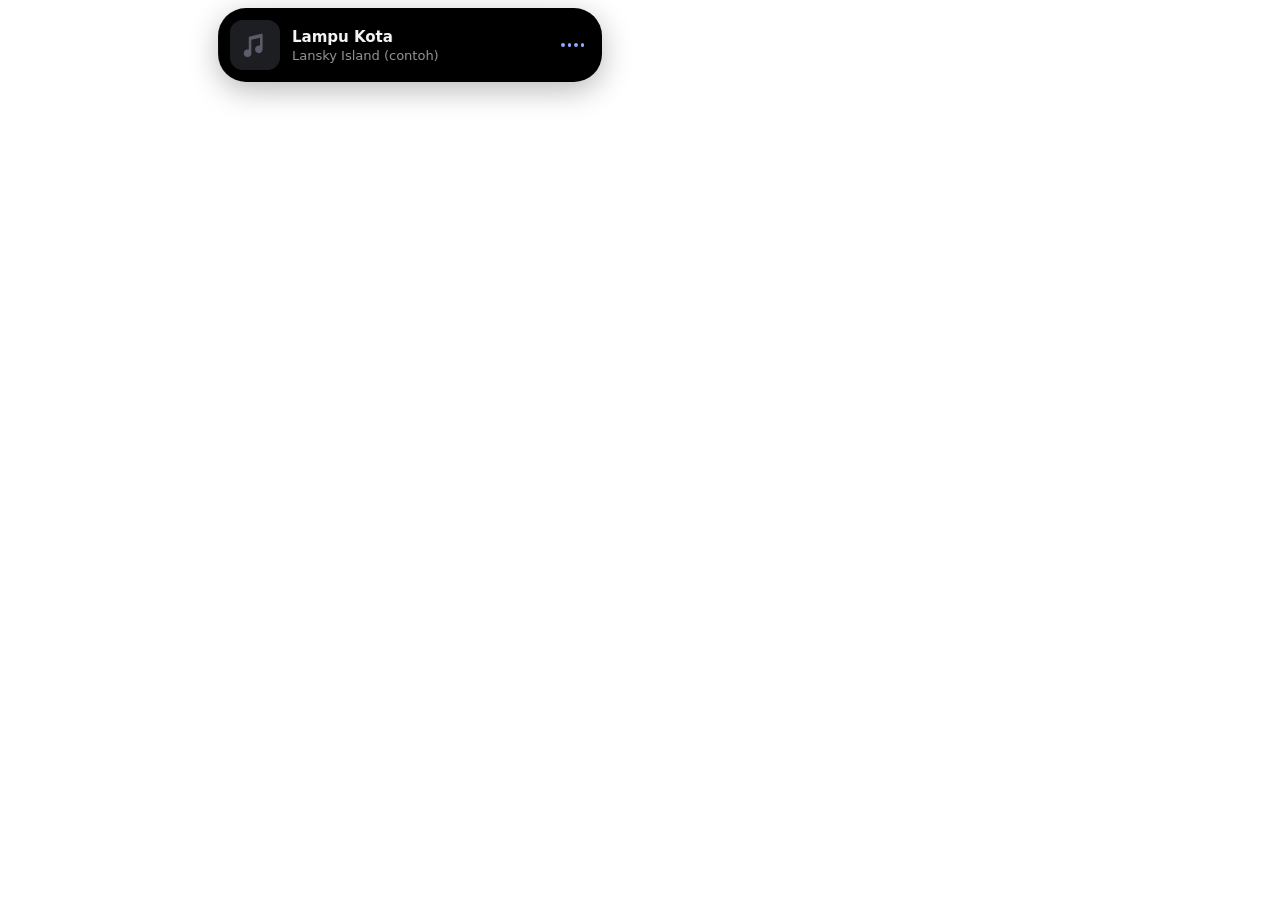
<file: ui/index.html>
<!doctype html>
<html lang="id">
<head>
  <meta charset="utf-8" />
  <meta name="viewport" content="width=device-width, initial-scale=1" />
  <title>Lansky Island</title>
  <link rel="stylesheet" href="island.css" />
</head>
<body>
  <div id="stage">
    <div id="shell">
      <i class="ear left"></i><i class="ear right"></i>
      <div id="island">

        <!-- Saat sepi: robot mata atau jam -->
        <div class="layer" data-view="idle">
          <div class="mascot" id="mascot">
            <i class="eye l"><b></b></i><i class="eye r"><b></b></i>
            <span class="zz">z</span>
          </div>
          <div class="mini-clock" id="miniClock">--.--</div>
        </div>

        <!-- Lagu berjalan, island kecil -->
        <div class="layer" data-view="compact">
          <img class="art-mini" id="artMini" alt="" />
          <div class="pill-lyric" id="pillLyric"><span class="cur"></span><span class="old"></span></div>
          <div class="bars" id="bars"><i></i><i></i><i></i><i></i></div>
        </div>

        <!-- Kartu singkat saat lagu berganti -->
        <div class="layer" data-view="toast">
          <img class="art-toast" id="artToast" alt="" />
          <div class="toast-text">
            <div class="toast-title" id="toastTitle"></div>
            <div class="toast-artist" id="toastArtist"></div>
          </div>
          <div class="bars big" id="barsToast"><i></i><i></i><i></i><i></i></div>
        </div>

        <!-- Overlay volume / baterai -->
        <div class="layer" data-view="hud">
          <span class="hud-icon" id="hudIcon"></span>
          <div class="hud-bar"><div id="hudFill"></div></div>
          <span class="hud-val" id="hudVal"></span>
        </div>

        <!-- Island terbuka saat disentuh kursor -->
        <div class="layer" data-view="expanded">
          <div class="pages" id="pages">
            <section class="page" data-tab="music">
              <div class="music-left">
                <div class="np">
                  <img class="art-big" id="artBig" alt="" />
                  <div class="np-text">
                    <div class="np-title" id="npTitle"><span></span></div>
                    <div class="np-artist" id="npArtist"></div>
                    <div class="np-source" id="npSource"></div>
                  </div>
                </div>
                <div class="progress">
                  <span class="t" id="tNow">0:00</span>
                  <div class="track" id="seek"><div class="fill" id="seekFill"></div><div class="knob" id="seekKnob"></div></div>
                  <span class="t" id="tLeft">-0:00</span>
                </div>
                <div class="controls" id="controls">
                  <button class="ctl" data-act="prev" title="Sebelumnya"></button>
                  <button class="ctl play" data-act="toggle" title="Putar/Jeda"></button>
                  <button class="ctl" data-act="next" title="Berikutnya"></button>
                </div>
                <div class="controls offset" id="offsetCtl">
                  <button class="chip" data-off="-500" title="Lirik terlalu cepat">−0,5 dtk</button>
                  <span class="offset-label">sinkron lirik</span>
                  <button class="chip" data-off="500" title="Lirik terlambat">+0,5 dtk</button>
                </div>
              </div>
              <div class="lyrics" id="lyrics">
                <div class="lyrics-list" id="lyricsList"></div>
                <div class="lyrics-msg" id="lyricsMsg"></div>
              </div>
            </section>

            <section class="page" data-tab="today">
              <div class="today">
                <div class="big-clock" id="bigClock">--.--</div>
                <div class="today-date" id="todayDate"></div>
                <div class="chips" id="todayChips"></div>
              </div>
            </section>
          </div>
          <nav class="tabbar" id="tabbar">
            <button data-tab="music" title="Musik"></button>
            <button data-tab="today" title="Hari ini"></button>
            <span class="spacer"></span>
            <button class="gear" id="gear" title="Pengaturan"></button>
          </nav>
        </div>
      </div>
    </div>
  </div>
  <span id="measure" aria-hidden="true"></span>
  <script type="module" src="js/island.js"></script>
</body>
</html>
</file>
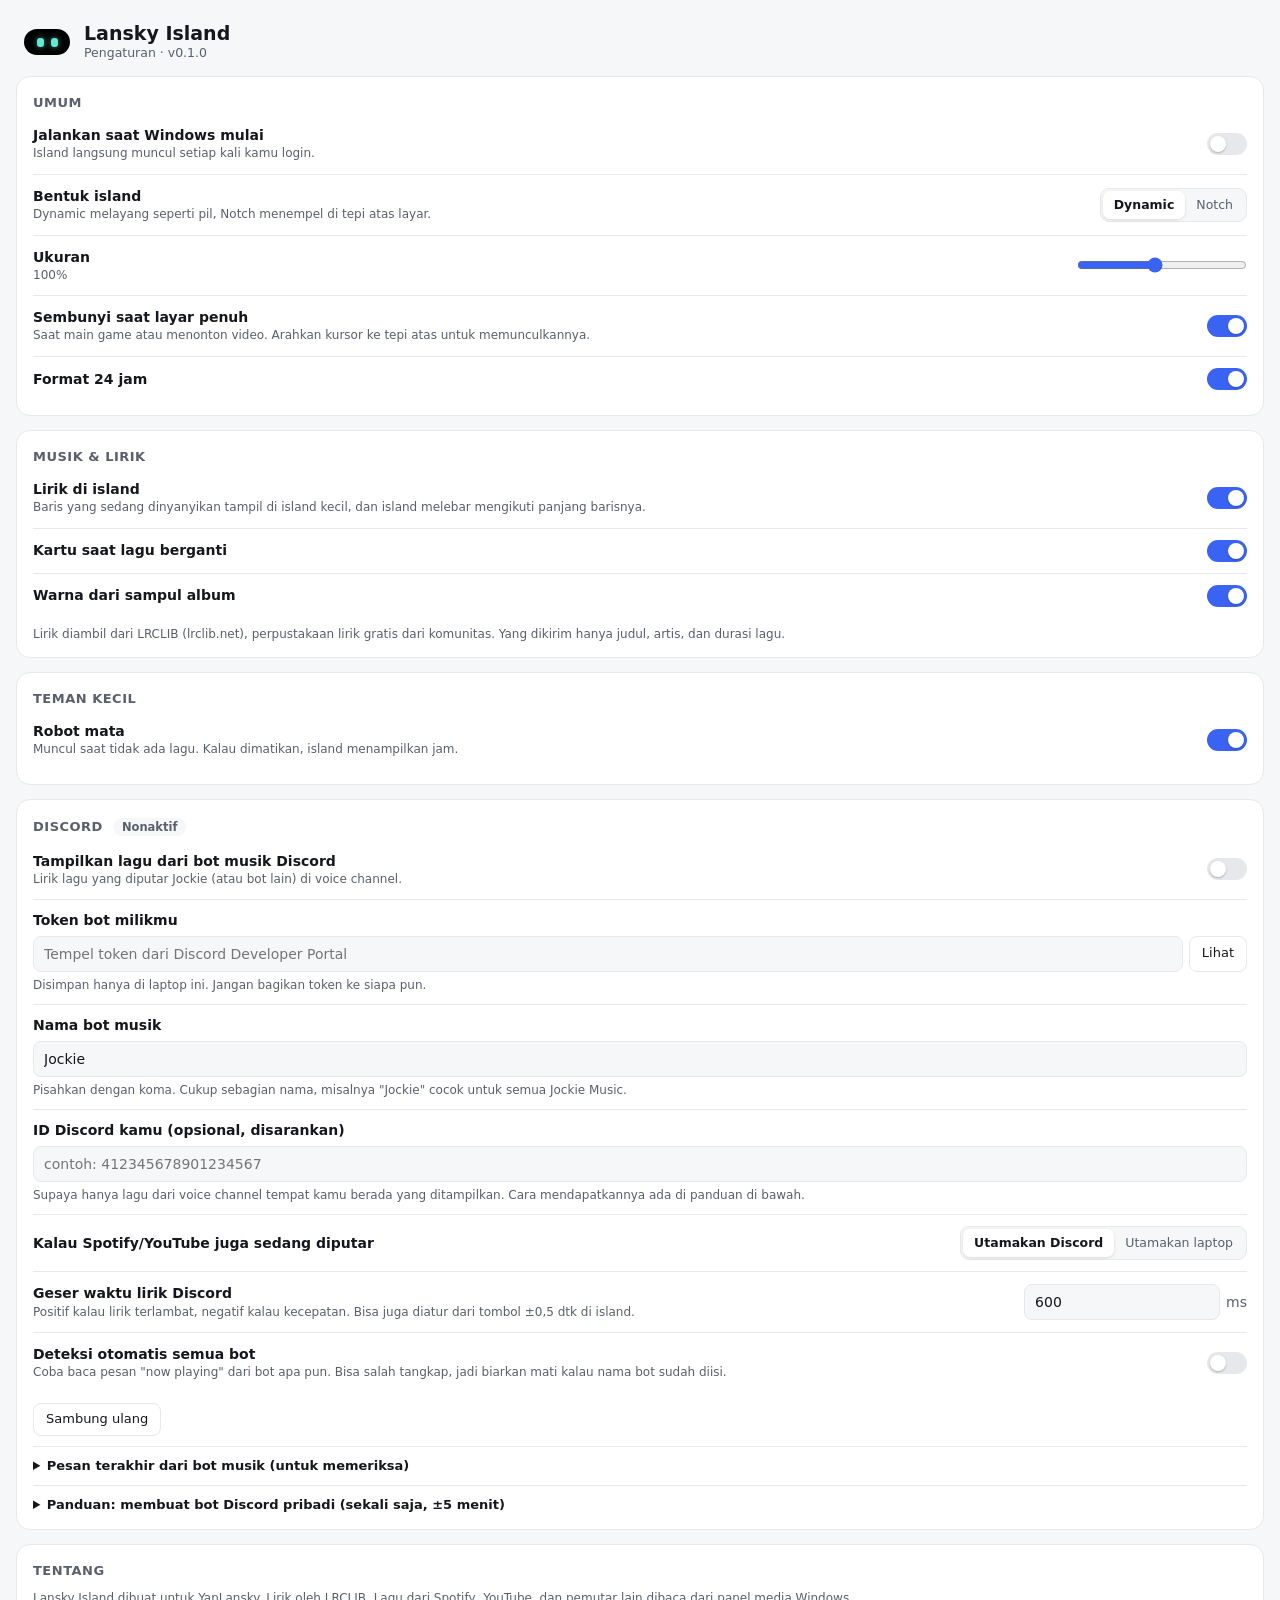
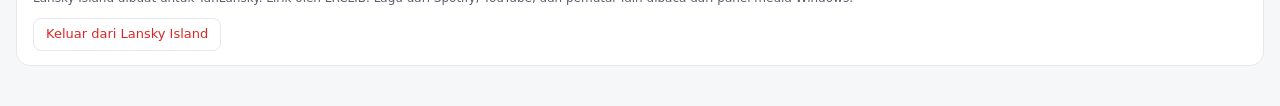
<file: ui/settings.html>
<!doctype html>
<html lang="id">
<head>
  <meta charset="utf-8" />
  <meta name="viewport" content="width=device-width, initial-scale=1" />
  <title>Pengaturan Lansky Island</title>
  <link rel="stylesheet" href="settings.css" />
</head>
<body>
  <header>
    <div class="logo"><i></i><i></i></div>
    <div>
      <h1>Lansky Island</h1>
      <p class="sub">Pengaturan · <span id="ver">v0.1.0</span></p>
    </div>
  </header>

  <main>
    <section>
      <h2>Umum</h2>
      <label class="row"><span><b>Jalankan saat Windows mulai</b><small>Island langsung muncul setiap kali kamu login.</small></span><input type="checkbox" id="autostart" class="switch" /></label>
      <div class="row">
        <span><b>Bentuk island</b><small>Dynamic melayang seperti pil, Notch menempel di tepi atas layar.</small></span>
        <div class="seg" id="mode"><button data-v="dynamic">Dynamic</button><button data-v="notch">Notch</button></div>
      </div>
      <div class="row">
        <span><b>Ukuran</b><small id="scaleLbl">100%</small></span>
        <input type="range" id="scale" min="75" max="130" step="5" />
      </div>
      <label class="row"><span><b>Sembunyi saat layar penuh</b><small>Saat main game atau menonton video. Arahkan kursor ke tepi atas untuk memunculkannya.</small></span><input type="checkbox" id="hideFullscreen" class="switch" /></label>
      <label class="row"><span><b>Format 24 jam</b></span><input type="checkbox" id="clock24" class="switch" /></label>
    </section>

    <section>
      <h2>Musik &amp; lirik</h2>
      <label class="row"><span><b>Lirik di island</b><small>Baris yang sedang dinyanyikan tampil di island kecil, dan island melebar mengikuti panjang barisnya.</small></span><input type="checkbox" id="lyricsPill" class="switch" /></label>
      <label class="row"><span><b>Kartu saat lagu berganti</b></span><input type="checkbox" id="trackToast" class="switch" /></label>
      <label class="row"><span><b>Warna dari sampul album</b></span><input type="checkbox" id="accentFromArt" class="switch" /></label>
      <p class="note">Lirik diambil dari LRCLIB (lrclib.net), perpustakaan lirik gratis dari komunitas. Yang dikirim hanya judul, artis, dan durasi lagu.</p>
    </section>

    <section>
      <h2>Teman kecil</h2>
      <label class="row"><span><b>Robot mata</b><small>Muncul saat tidak ada lagu. Kalau dimatikan, island menampilkan jam.</small></span><input type="checkbox" id="mascot" class="switch" /></label>
    </section>

    <section>
      <h2>Discord <span class="status" id="dStatus">Nonaktif</span></h2>
      <label class="row"><span><b>Tampilkan lagu dari bot musik Discord</b><small>Lirik lagu yang diputar Jockie (atau bot lain) di voice channel.</small></span><input type="checkbox" id="dEnabled" class="switch" /></label>

      <div class="field">
        <label for="dToken">Token bot milikmu</label>
        <div class="pw"><input type="password" id="dToken" placeholder="Tempel token dari Discord Developer Portal" autocomplete="off" spellcheck="false" /><button id="dShow" type="button">Lihat</button></div>
        <small>Disimpan hanya di laptop ini. Jangan bagikan token ke siapa pun.</small>
      </div>
      <div class="field">
        <label for="dBots">Nama bot musik</label>
        <input id="dBots" placeholder="Jockie, Chip" />
        <small>Pisahkan dengan koma. Cukup sebagian nama, misalnya "Jockie" cocok untuk semua Jockie Music.</small>
      </div>
      <div class="field">
        <label for="dUser">ID Discord kamu (opsional, disarankan)</label>
        <input id="dUser" placeholder="contoh: 412345678901234567" inputmode="numeric" />
        <small>Supaya hanya lagu dari voice channel tempat kamu berada yang ditampilkan. Cara mendapatkannya ada di panduan di bawah.</small>
      </div>
      <div class="row">
        <span><b>Kalau Spotify/YouTube juga sedang diputar</b></span>
        <div class="seg" id="dPriority"><button data-v="discord">Utamakan Discord</button><button data-v="system">Utamakan laptop</button></div>
      </div>
      <div class="row">
        <span><b>Geser waktu lirik Discord</b><small>Positif kalau lirik terlambat, negatif kalau kecepatan. Bisa juga diatur dari tombol ±0,5 dtk di island.</small></span>
        <div class="num"><input type="number" id="dOffset" step="100" /><span>ms</span></div>
      </div>
      <label class="row"><span><b>Deteksi otomatis semua bot</b><small>Coba baca pesan "now playing" dari bot apa pun. Bisa salah tangkap, jadi biarkan mati kalau nama bot sudah diisi.</small></span><input type="checkbox" id="dAuto" class="switch" /></label>
      <div class="actions"><button id="dReconnect" class="btn">Sambung ulang</button></div>

      <details>
        <summary>Pesan terakhir dari bot musik (untuk memeriksa)</summary>
        <pre id="dLast">Belum ada pesan yang tertangkap.</pre>
        <p class="note">Pencarian lirik terakhir:</p>
        <pre id="lLast">Belum ada pencarian lirik.</pre>
        <button id="dCopy" class="btn small">Salin semua</button>
      </details>

      <details class="guide">
        <summary>Panduan: membuat bot Discord pribadi (sekali saja, ±5 menit)</summary>
        <ol>
          <li>Buka <b>discord.com/developers/applications</b> di browser dan login.</li>
          <li>Klik <b>New Application</b>, beri nama (misalnya <i>Lansky</i>), centang persetujuan, lalu <b>Create</b>.</li>
          <li>Di menu kiri pilih <b>Bot</b>. Klik <b>Reset Token</b>, lalu <b>Copy</b>. Tempel di kolom <i>Token bot</i> di atas.</li>
          <li>Masih di halaman Bot, gulir ke <b>Privileged Gateway Intents</b> dan nyalakan <b>Message Content Intent</b>. Klik <b>Save Changes</b>.</li>
          <li>Di menu kiri pilih <b>OAuth2</b> → <b>URL Generator</b>. Centang <b>bot</b>, lalu di <i>Bot Permissions</i> centang <b>View Channels</b> dan <b>Read Message History</b>.</li>
          <li>Salin URL di paling bawah, buka di browser, pilih server tempat kamu dan teman biasa memutar musik, lalu <b>Authorize</b>.</li>
          <li>Untuk ID Discord-mu: di Discord buka <b>User Settings → Advanced</b>, nyalakan <b>Developer Mode</b>. Lalu klik kanan namamu → <b>Copy User ID</b>.</li>
          <li>Nyalakan sakelar Discord di atas. Status akan berubah jadi <b>Tersambung</b>. Putar lagu lewat Jockie, liriknya muncul di island.</li>
        </ol>
        <p class="note">Bot ini hanya membaca pesan di channel yang bisa dilihatnya dan tidak mengirim apa pun. Bot hanya "online" saat Lansky Island berjalan di laptopmu.</p>
      </details>
    </section>

    <section>
      <h2>Tentang</h2>
      <p class="note">Lansky Island dibuat untuk YanLansky. Lirik oleh LRCLIB. Lagu dari Spotify, YouTube, dan pemutar lain dibaca dari panel media Windows.</p>
      <div class="actions"><button id="quit" class="btn danger">Keluar dari Lansky Island</button></div>
    </section>
  </main>
  <script type="module" src="js/settings.js"></script>
</body>
</html>
</file>
<file: ui/island.css>
:root {
  --island: #000;
  --fg: #f5f6f8;
  --fg-2: rgba(245, 246, 248, 0.62);
  --fg-3: rgba(245, 246, 248, 0.34);
  --line: rgba(255, 255, 255, 0.1);
  --accent: #8fa8ff;
  --eye: #5eead4;
  --eye-glow: rgba(94, 234, 212, 0.55);
  --font: "Segoe UI Variable Text", "Segoe UI", system-ui, sans-serif;
  --font-display: "Segoe UI Variable Display", "Segoe UI", system-ui, sans-serif;
}

* { box-sizing: border-box; margin: 0; padding: 0; }
html, body {
  width: 100%; height: 100%;
  background: transparent;
  overflow: hidden;
  font-family: var(--font);
  color: var(--fg);
  user-select: none;
  -webkit-font-smoothing: antialiased;
}
button { font: inherit; color: inherit; background: none; border: 0; cursor: pointer; }
img { display: block; }

#stage { position: fixed; inset: 0; pointer-events: none; }
#shell {
  position: absolute;
  top: 8px; left: 0; width: 132px; height: 32px;
  pointer-events: auto;
  will-change: width, height, left, top, transform;
  transform-origin: 50% 0;
}
#island {
  position: absolute; inset: 0;
  background: var(--island);
  border-radius: 16px;
  overflow: hidden;
  box-shadow: 0 0 0 0.5px rgba(255, 255, 255, 0.05);
  contain: layout paint;
}
.dynamic #island { box-shadow: 0 0 0 0.5px rgba(255,255,255,.06), 0 8px 30px rgba(0,0,0,.28); }

/* Telinga cekung saat mode Notch, supaya menyatu dengan tepi layar */
.ear { position: absolute; top: 0; width: 14px; height: 14px; display: none; pointer-events: none; }
.notch .ear { display: block; }
.ear.left { left: -14px; background: radial-gradient(circle at 0 100%, transparent 13.5px, var(--island) 14px); }
.ear.right { right: -14px; background: radial-gradient(circle at 100% 100%, transparent 13.5px, var(--island) 14px); }

/* ---------- Lapisan isi ---------- */
.layer {
  position: absolute; top: 0; left: 50%;
  transform: translateX(-50%) scale(0.94);
  opacity: 0;
  filter: blur(6px);
  pointer-events: none;
  transition: opacity .16s ease, filter .2s ease, transform .2s ease;
}
.layer.on {
  opacity: 1; filter: blur(0); transform: translateX(-50%) scale(1);
  pointer-events: auto;
  transition: opacity .28s ease .07s, filter .32s ease .05s, transform .42s cubic-bezier(.2,1.3,.4,1) .03s;
}

/* Idle: mata robot */
[data-view="idle"] { display: flex; align-items: center; justify-content: center; }
.mascot { position: relative; display: flex; gap: 16px; align-items: center; justify-content: center; height: 100%; }
.mascot .eye {
  width: 13px; height: 16px; border-radius: 6px;
  background: var(--eye);
  box-shadow: 0 0 8px var(--eye-glow);
  transform: translate(calc(var(--lx, 0) * 1px), calc(var(--ly, 0) * 1px));
  transition: transform .14s ease-out, height .14s ease, border-radius .2s ease, background .4s ease, box-shadow .4s ease, clip-path .25s ease;
  clip-path: inset(0 0 0 0 round 6px);
}
.mascot .eye b { display: none; }
.mascot.blink .eye { height: 2px; }
.mascot.sleepy .eye { height: 4px; border-radius: 3px; opacity: .8; }
.mascot.happy .eye { height: 9px; border-radius: 9px 9px 2px 2px; clip-path: inset(0 0 35% 0 round 9px 9px 0 0); }
.mascot.angry .eye { --eye: #ff5a5f; --eye-glow: rgba(255, 90, 95, .6); }
.mascot.angry .eye.l { clip-path: polygon(0 35%, 100% 0, 100% 100%, 0 100%); }
.mascot.angry .eye.r { clip-path: polygon(0 0, 100% 35%, 100% 100%, 0 100%); }
.mascot.angry.flash .eye { animation: flash 1s steps(2) infinite; }
.mascot.full .eye { --eye: #4ade80; --eye-glow: rgba(74, 222, 128, .7); animation: shimmer 2.4s ease-in-out infinite; }
.mascot.nod { animation: nod .9s ease-in-out infinite; }
.mascot .zz {
  position: absolute; right: -14px; top: -2px; font-size: 10px; font-weight: 700; color: var(--eye);
  opacity: 0; transform: translateY(4px);
}
.mascot.sleepy .zz { animation: zz 2.6s ease-in-out infinite; }
@keyframes flash { 50% { opacity: .25; } }
@keyframes shimmer { 50% { box-shadow: 0 0 14px var(--eye-glow); } }
@keyframes nod { 50% { transform: translateY(2px); } }
@keyframes zz { 0% { opacity: 0; transform: translate(0, 4px); } 30% { opacity: 1; } 100% { opacity: 0; transform: translate(6px, -8px); } }
.mini-clock { display: none; font: 600 13px var(--font-display); letter-spacing: .2px; font-variant-numeric: tabular-nums; }
.no-mascot .mascot { display: none; }
.no-mascot .mini-clock { display: block; }

/* Compact: sampul kecil, baris lirik, bar equalizer */
[data-view="compact"] { display: flex; align-items: center; gap: 10px; padding: 0 12px 0 6px; }
.art-mini { width: 22px; height: 22px; border-radius: 7px; object-fit: cover; background: #1c1c1f; flex: none; }
.pill-lyric { position: relative; flex: 1; height: 18px; overflow: hidden; text-align: center; }
.pill-lyric span {
  position: absolute; inset: 0; white-space: nowrap; font: 600 12.5px var(--font); line-height: 18px;
  transition: transform .45s cubic-bezier(.2, 1, .3, 1), opacity .3s ease, filter .3s ease;
}
.pill-lyric .old { opacity: 0; transform: translateY(-14px); filter: blur(3px); }
.pill-lyric .cur.enter { opacity: 0; transform: translateY(14px); filter: blur(3px); transition: none; }

.bars { display: flex; gap: 2px; align-items: center; height: 16px; flex: none; }
.bars i { width: 3px; height: 4px; border-radius: 2px; background: var(--accent); transition: background .6s ease; }
.playing .bars i { animation: bar 0.9s ease-in-out infinite; }
.playing .bars i:nth-child(2) { animation-duration: .7s; animation-delay: -.3s; }
.playing .bars i:nth-child(3) { animation-duration: 1.05s; animation-delay: -.5s; }
.playing .bars i:nth-child(4) { animation-duration: .8s; animation-delay: -.1s; }
.bars.big { height: 22px; gap: 3px; }
.bars.big i { width: 3.5px; }
@keyframes bar { 0%, 100% { height: 4px; } 50% { height: 15px; } }

/* Toast */
[data-view="toast"] { display: flex; align-items: center; gap: 12px; padding: 0 18px 0 12px; }
.art-toast { width: 50px; height: 50px; border-radius: 13px; object-fit: cover; background: #1c1c1f; flex: none; }
.toast-text { flex: 1; min-width: 0; }
.toast-title { font: 650 15px var(--font-display); white-space: nowrap; overflow: hidden; text-overflow: ellipsis; }
.toast-artist { font-size: 13px; color: var(--fg-2); white-space: nowrap; overflow: hidden; text-overflow: ellipsis; margin-top: 2px; }

/* HUD */
[data-view="hud"] { display: flex; align-items: center; gap: 12px; padding: 0 16px; }
.hud-icon { width: 20px; height: 20px; flex: none; color: var(--fg); }
.hud-icon svg { width: 100%; height: 100%; }
.hud-bar { flex: 1; height: 6px; border-radius: 3px; background: rgba(255,255,255,.16); overflow: hidden; }
#hudFill { height: 100%; width: 50%; background: var(--fg); border-radius: 3px; transition: width .18s ease, background .3s ease; }
.hud-val { font: 600 12.5px var(--font); font-variant-numeric: tabular-nums; min-width: 34px; text-align: right; }

/* ---------- Expanded ---------- */
[data-view="expanded"] { display: flex; flex-direction: column; padding: 16px 18px 6px; }
.pages { position: relative; flex: 1; }
.page {
  position: absolute; inset: 0; display: flex; gap: 18px;
  opacity: 0; transform: translateX(24px); pointer-events: none;
  transition: opacity .2s ease, transform .35s cubic-bezier(.2, 1, .3, 1);
}
.page.left { transform: translateX(-24px); }
.page.on { opacity: 1; transform: none; pointer-events: auto; }

.music-left { width: 248px; flex: none; display: flex; flex-direction: column; }
.np { display: flex; gap: 12px; align-items: center; }
.art-big {
  width: 62px; height: 62px; border-radius: 15px; object-fit: cover; background: #1c1c1f; flex: none;
  box-shadow: 0 6px 18px rgba(0,0,0,.4);
  transition: transform .3s ease;
}
.paused .art-big { transform: scale(.92); }
.np-text { min-width: 0; flex: 1; }
.np-title { font: 650 15px var(--font-display); white-space: nowrap; overflow: hidden; mask-image: linear-gradient(90deg, #000 88%, transparent); }
.np-title span { display: inline-block; }
.np-title.marquee span { animation: marquee var(--mq, 10s) linear infinite; padding-right: 40px; }
@keyframes marquee { 0%, 15% { transform: translateX(0); } 100% { transform: translateX(var(--mqx, -100px)); } }
.np-artist { font-size: 13px; color: var(--fg-2); white-space: nowrap; overflow: hidden; text-overflow: ellipsis; margin-top: 2px; }
.np-source { margin-top: 5px; font-size: 10.5px; color: var(--fg-3); display: flex; align-items: center; gap: 5px; white-space: nowrap; overflow: hidden; }
.np-source .dot { width: 6px; height: 6px; border-radius: 50%; background: var(--accent); }

.progress { display: flex; align-items: center; gap: 8px; margin-top: 16px; }
.progress .t { font-size: 10.5px; color: var(--fg-3); font-variant-numeric: tabular-nums; width: 34px; }
.progress .t:last-child { text-align: right; }
.track { position: relative; flex: 1; height: 16px; cursor: pointer; }
.track::before { content: ""; position: absolute; left: 0; right: 0; top: 6px; height: 4px; border-radius: 2px; background: rgba(255,255,255,.14); }
.fill { position: absolute; left: 0; top: 6px; height: 4px; border-radius: 2px; background: var(--fg); width: 0; transition: width .26s linear, height .15s ease, top .15s ease; }
.knob { position: absolute; top: 3px; width: 10px; height: 10px; margin-left: -5px; border-radius: 50%; background: #fff; opacity: 0; transform: scale(.4); transition: opacity .15s, transform .15s, left .26s linear; }
.track:hover .fill { height: 6px; top: 5px; }
.track:hover .knob { opacity: 1; transform: scale(1); }
.no-seek .track { cursor: default; }
.no-seek .track:hover .knob { opacity: 0; }

.controls { display: flex; align-items: center; justify-content: center; gap: 26px; margin-top: 8px; }
.ctl { width: 30px; height: 30px; display: grid; place-items: center; border-radius: 50%; transition: background .15s, transform .12s; }
.ctl:hover { background: rgba(255,255,255,.1); }
.ctl:active { transform: scale(.88); }
.ctl svg { width: 20px; height: 20px; }
.ctl.play { width: 38px; height: 38px; }
.ctl.play svg { width: 26px; height: 26px; }
.controls.offset { display: none; gap: 8px; margin-top: 10px; }
.discord .controls#controls { display: none; }
.discord .controls.offset { display: flex; }
.chip { font-size: 11px; padding: 4px 9px; border-radius: 999px; background: rgba(255,255,255,.09); color: var(--fg-2); transition: background .15s; }
.chip:hover { background: rgba(255,255,255,.16); color: var(--fg); }
.offset-label { font-size: 10.5px; color: var(--fg-3); }

.lyrics {
  position: relative; flex: 1; min-width: 0; overflow: hidden;
  mask-image: linear-gradient(180deg, transparent 0, #000 22%, #000 70%, transparent 100%);
}
.lyrics-list { position: absolute; left: 0; right: 0; top: 0; will-change: transform; }
.lyrics-list p {
  font: 600 15px/1.35 var(--font-display);
  color: var(--fg-3);
  padding: 5px 4px;
  border-radius: 8px;
  cursor: pointer;
  transform-origin: 0 50%;
  transform: scale(.94);
  transition: color .35s ease, transform .45s cubic-bezier(.2, 1.2, .3, 1), filter .35s ease;
  filter: blur(.4px);
}
.lyrics-list p:hover { background: rgba(255,255,255,.06); }
.lyrics-list p.now { color: var(--fg); transform: scale(1); filter: none; }
.lyrics-list p.near { color: var(--fg-2); filter: none; }
.lyrics-list.plain p { cursor: default; color: var(--fg-2); transform: none; filter: none; font-size: 14px; }
.lyrics-msg { position: absolute; inset: 0; display: grid; place-items: center; color: var(--fg-3); font-size: 13px; text-align: center; padding: 0 12px; white-space: pre-line; line-height: 1.5; }

.today { display: flex; flex-direction: column; justify-content: center; width: 100%; padding-left: 6px; }
.big-clock { font: 300 52px/1 var(--font-display); letter-spacing: -1px; font-variant-numeric: tabular-nums; }
.today-date { margin-top: 8px; font-size: 14px; color: var(--fg-2); }
.chips { display: flex; gap: 8px; flex-wrap: wrap; margin-top: 16px; }
.chips span { font-size: 11.5px; padding: 5px 10px; border-radius: 999px; background: rgba(255,255,255,.08); color: var(--fg-2); display: flex; gap: 6px; align-items: center; }
.chips .ok { color: #86efac; }
.chips .warn { color: #fca5a5; }

.tabbar { display: flex; align-items: center; gap: 4px; height: 30px; margin-top: 6px; border-top: 1px solid var(--line); padding-top: 4px; }
.tabbar button { width: 30px; height: 24px; display: grid; place-items: center; border-radius: 8px; color: var(--fg-3); transition: color .2s, background .2s; }
.tabbar button svg { width: 16px; height: 16px; }
.tabbar button:hover { background: rgba(255,255,255,.08); color: var(--fg-2); }
.tabbar button.on { color: var(--fg); background: rgba(255,255,255,.1); }
.tabbar .spacer { flex: 1; }

#measure { position: fixed; left: -9999px; top: 0; white-space: nowrap; font: 600 12.5px var(--font); visibility: hidden; }

/* Saat aplikasi layar penuh: island naik dan menghilang */
#shell.away { pointer-events: none; }
</file>
<file: ui/settings.css>
:root {
  --bg: #f6f7f9; --card: #fff; --fg: #15171c; --fg-2: #5a5f6b; --line: #e6e8ec;
  --accent: #3b63f3; --accent-2: #e8eeff; --ok: #16a34a; --bad: #dc2626; --warn: #d97706;
  color-scheme: light;
}
@media (prefers-color-scheme: dark) {
  :root { --bg: #0f1013; --card: #17181c; --fg: #eef0f4; --fg-2: #9aa0ad; --line: #26282e; --accent: #7c9bff; --accent-2: #1d2440; color-scheme: dark; }
}
* { box-sizing: border-box; margin: 0; padding: 0; }
body { background: var(--bg); color: var(--fg); font: 14px/1.45 "Segoe UI Variable Text", "Segoe UI", system-ui, sans-serif; padding: 0 0 40px; }
header { display: flex; gap: 14px; align-items: center; padding: 22px 24px 14px; }
.logo { width: 46px; height: 26px; border-radius: 13px; background: #000; display: flex; gap: 7px; align-items: center; justify-content: center; }
.logo i { width: 7px; height: 9px; border-radius: 3px; background: #5eead4; box-shadow: 0 0 6px rgba(94,234,212,.6); }
h1 { font: 650 19px "Segoe UI Variable Display", "Segoe UI", system-ui; }
.sub { color: var(--fg-2); font-size: 12.5px; }
main { padding: 0 16px; display: grid; gap: 14px; }
section { background: var(--card); border: 1px solid var(--line); border-radius: 14px; padding: 6px 16px 14px; }
h2 { font: 650 13px "Segoe UI", system-ui; text-transform: uppercase; letter-spacing: .5px; color: var(--fg-2); padding: 12px 0 4px; display: flex; align-items: center; gap: 10px; }
.row { display: flex; align-items: center; justify-content: space-between; gap: 16px; padding: 11px 0; border-top: 1px solid var(--line); }
h2 + .row { border-top: 0; }
.row > span { display: flex; flex-direction: column; min-width: 0; }
.row b { font-weight: 600; }
small { color: var(--fg-2); font-size: 12px; }
.note { color: var(--fg-2); font-size: 12px; padding-top: 8px; }

.switch { appearance: none; width: 40px; height: 22px; border-radius: 11px; background: var(--line); position: relative; cursor: pointer; flex: none; transition: background .2s; }
.switch::after { content: ""; position: absolute; top: 3px; left: 3px; width: 16px; height: 16px; border-radius: 50%; background: #fff; box-shadow: 0 1px 2px rgba(0,0,0,.25); transition: transform .25s cubic-bezier(.3,1.4,.5,1); }
.switch:checked { background: var(--accent); }
.switch:checked::after { transform: translateX(18px); }

.seg { display: flex; background: var(--bg); border: 1px solid var(--line); border-radius: 9px; padding: 2px; flex: none; }
.seg button { font: inherit; font-size: 12.5px; border: 0; background: none; color: var(--fg-2); padding: 5px 11px; border-radius: 7px; cursor: pointer; }
.seg button.on { background: var(--card); color: var(--fg); box-shadow: 0 1px 3px rgba(0,0,0,.12); font-weight: 600; }
input[type=range] { width: 170px; accent-color: var(--accent); }
.num { display: flex; align-items: center; gap: 6px; color: var(--fg-2); }
.num input { width: 90px; }

.field { padding: 10px 0; border-top: 1px solid var(--line); display: grid; gap: 5px; }
.field label { font-weight: 600; }
input[type=text], input:not([type]), input[type=password], input[type=number] {
  font: inherit; color: var(--fg); background: var(--bg); border: 1px solid var(--line); border-radius: 8px; padding: 7px 10px; width: 100%; outline: none;
}
input:focus { border-color: var(--accent); box-shadow: 0 0 0 3px var(--accent-2); }
.pw { display: flex; gap: 6px; }
.pw button, .btn { font: inherit; font-size: 13px; border: 1px solid var(--line); background: var(--card); color: var(--fg); border-radius: 8px; padding: 6px 12px; cursor: pointer; white-space: nowrap; }
.btn:hover, .pw button:hover { border-color: var(--accent); }
.btn.small { font-size: 12px; padding: 4px 10px; margin-top: 6px; }
.btn.danger { color: var(--bad); }
.actions { padding-top: 10px; display: flex; gap: 8px; }

.status { font-size: 11.5px; text-transform: none; letter-spacing: 0; font-weight: 600; padding: 2px 9px; border-radius: 999px; background: var(--bg); color: var(--fg-2); }
.status.ready { color: var(--ok); background: color-mix(in srgb, var(--ok) 12%, transparent); }
.status.error { color: var(--bad); background: color-mix(in srgb, var(--bad) 12%, transparent); }
.status.connecting { color: var(--warn); background: color-mix(in srgb, var(--warn) 12%, transparent); }

details { border-top: 1px solid var(--line); padding: 10px 0 0; margin-top: 10px; }
summary { cursor: pointer; font-weight: 600; font-size: 13px; }
pre { margin-top: 8px; background: var(--bg); border: 1px solid var(--line); border-radius: 8px; padding: 10px; font: 12px/1.45 Consolas, ui-monospace, monospace; white-space: pre-wrap; word-break: break-word; max-height: 220px; overflow: auto; color: var(--fg-2); }
.guide ol { padding: 10px 0 0 20px; display: grid; gap: 7px; font-size: 13px; }
</file>
